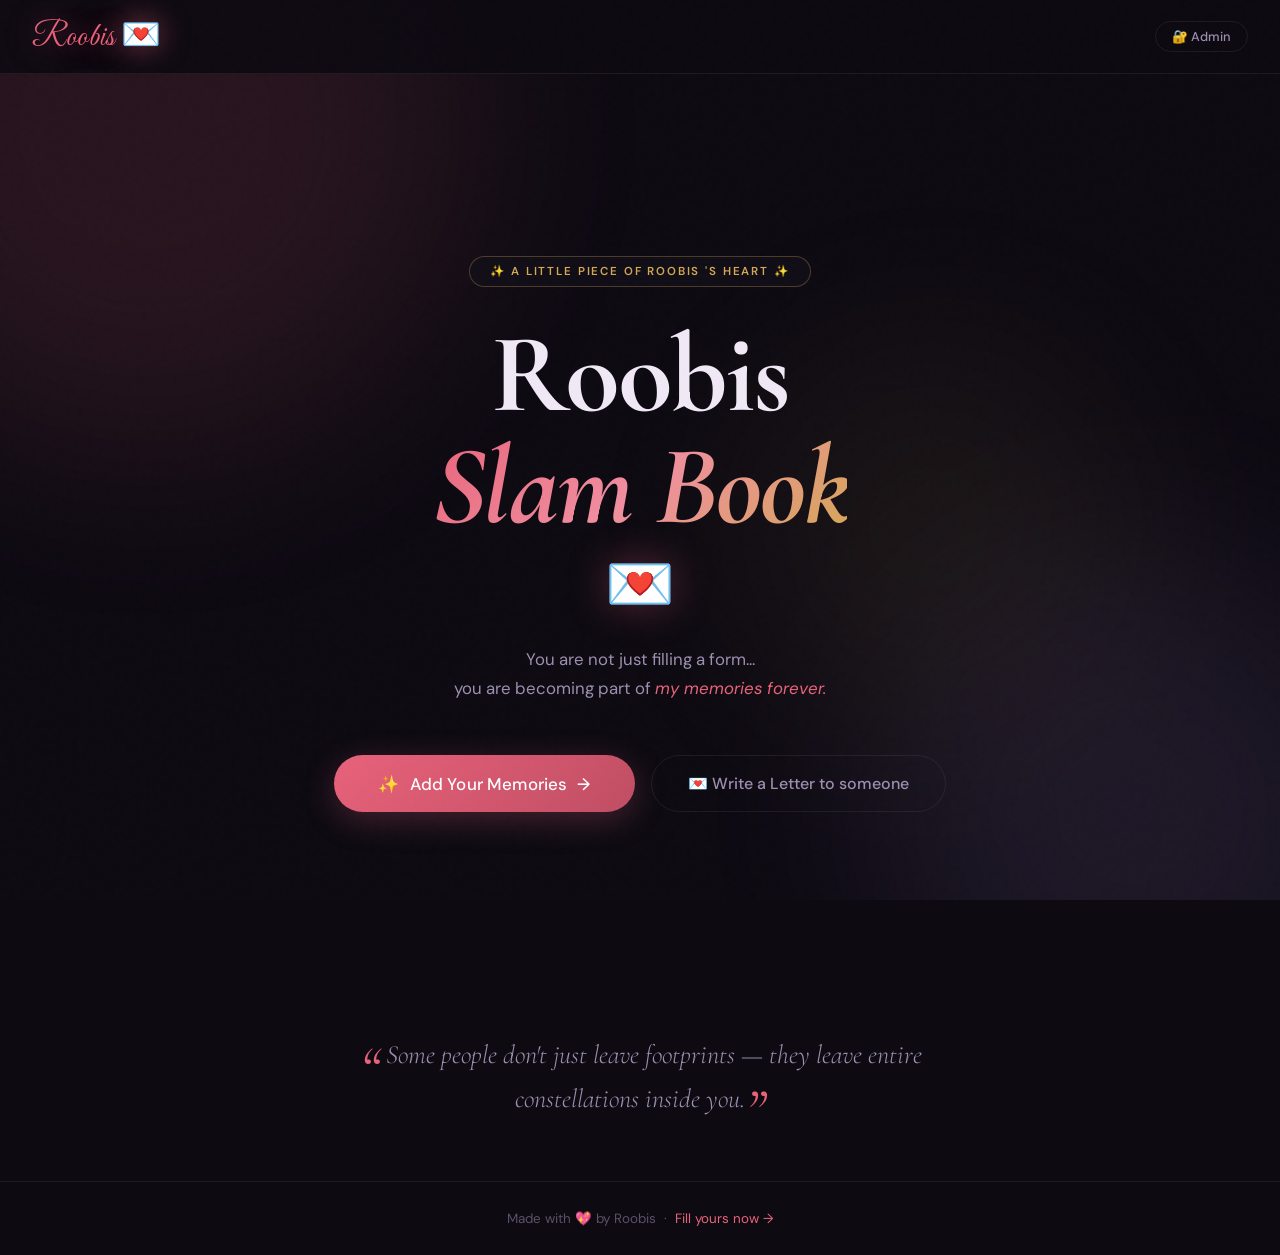
<file: index.html>
<!DOCTYPE html>
<html lang="en">
<head>
  <meta charset="UTF-8"/>
  <meta name="viewport" content="width=device-width, initial-scale=1.0, viewport-fit=cover"/>
  <title>Roobis Slam Book  💌</title>
  <style>
    /* ===== DARK VELVET THEME (from first style) ===== */
    @import url('https://fonts.googleapis.com/css2?family=Cormorant+Garamond:ital,wght@0,300;0,400;0,600;0,700;1,300;1,400&family=DM+Sans:wght@300;400;500;600&family=Great+Vibes&display=swap');

    :root {
      --bg-deep:      #0d0a12;
      --bg-surface:   #13101a;
      --bg-card:      #1a1525;
      --bg-elevated:  #211c30;
      --bg-input:     #17121f;

      --rose:         #e8627a;
      --rose-dim:     #c04d63;
      --rose-glow:    rgba(232, 98, 122, 0.18);
      --rose-subtle:  rgba(232, 98, 122, 0.08);
      --gold:         #d4a853;
      --gold-dim:     #a07838;
      --gold-glow:    rgba(212, 168, 83, 0.15);
      --lilac:        #9b7fc4;
      --mint:         #4ecdc4;

      --text-primary:   #f0e8f5;
      --text-secondary: #9d8fb0;
      --text-muted:     #5a5068;
      --text-ghost:     #3a3348;

      --border:         rgba(255, 255, 255, 0.07);
      --border-rose:    rgba(232, 98, 122, 0.3);
      --border-active:  rgba(232, 98, 122, 0.6);

      --shadow-card:  0 8px 40px rgba(0,0,0,0.5);
      --shadow-hover: 0 20px 60px rgba(0,0,0,0.7), 0 0 0 1px var(--border-rose);
      --shadow-rose:  0 8px 32px rgba(232,98,122,0.25);
      --shadow-inset: inset 0 1px 0 rgba(255,255,255,0.05);
      --shadow-gold:  0 8px 28px rgba(212,168,83,0.2);

      --radius-sm: 10px;
      --radius:    18px;
      --radius-lg: 26px;
      --transition: all 0.3s cubic-bezier(0.4, 0, 0.2, 1);

      --font-display: 'Cormorant Garamond', Georgia, serif;
      --font-body:    'DM Sans', sans-serif;
      --font-script:  'Great Vibes', cursive;

      /* additional for glass elements */
      --glass-bg: rgba(19, 16, 26, 0.75);
    }

    * {
      margin: 0;
      padding: 0;
      box-sizing: border-box;
    }

    body {
      font-family: var(--font-body);
      background-color: var(--bg-deep);
      color: var(--text-primary);
      min-height: 100vh;
      overflow-x: hidden;
      -webkit-font-smoothing: antialiased;
      position: relative;
    }

    /* grain texture overlay */
    body::after {
      content: '';
      position: fixed; inset: 0;
      background-image: url("data:image/svg+xml,%3Csvg viewBox='0 0 200 200' xmlns='http://www.w3.org/2000/svg'%3E%3Cfilter id='n'%3E%3CfeTurbulence type='fractalNoise' baseFrequency='0.85' numOctaves='4' stitchTiles='stitch'/%3E%3C/filter%3E%3Crect width='100%25' height='100%25' filter='url(%23n)' opacity='0.04'/%3E%3C/svg%3E");
      pointer-events: none; z-index: 9999; opacity: 0.4;
    }

    /* ambient blobs (velvet) */
    .ambient-blobs {
      position: fixed; inset: 0; pointer-events: none; z-index: 0;
      overflow: hidden;
    }
    .ab {
      position: absolute; border-radius: 50%;
      filter: blur(100px); opacity: 0.12;
      animation: drift 24s ease-in-out infinite;
    }
    .ab-1 { width: 650px; height: 650px; background: var(--rose); top: -200px; left: -180px; }
    .ab-2 { width: 500px; height: 500px; background: var(--lilac); bottom: -160px; right: -100px; animation-delay: -9s; }
    .ab-3 { width: 380px; height: 380px; background: var(--gold); top: 38%; left: 58%; animation-delay: -18s; opacity: 0.07; }

    @keyframes drift {
      0%,100% { transform: translate(0,0) scale(1); }
      33%      { transform: translate(45px,-55px) scale(1.08); }
      66%      { transform: translate(-35px,40px) scale(0.94); }
    }

    /* floating hearts (from second style) */
    .floating-hearts {
      position: fixed;
      inset: 0;
      pointer-events: none;
      overflow: hidden;
      z-index: 1;
    }
    .heart {
      position: absolute;
      font-size: 1.2rem;
      animation: floatHeart linear infinite;
      opacity: 0;
    }
    @keyframes floatHeart {
      0% { transform: translateY(100vh) rotate(0deg); opacity: 0; }
      10% { opacity: 0.6; }
      90% { opacity: 0.3; }
      100% { transform: translateY(-10vh) rotate(360deg); opacity: 0; }
    }

    /* navbar (dark glass) */
    .navbar {
      position: sticky; top: 0; z-index: 200;
      display: flex; align-items: center; justify-content: space-between;
      padding: 15px 32px;
      background: rgba(13,10,18,0.88);
      backdrop-filter: blur(28px);
      border-bottom: 1px solid var(--border);
    }
    .nav-brand {
      font-family: var(--font-script);
      font-size: 2rem;
      color: var(--rose);
      text-decoration: none;
      letter-spacing: 0.02em;
      text-shadow: 0 0 28px rgba(232,98,122,0.5);
    }
    .nav-actions {
      display: flex;
      gap: 12px;
      align-items: center;
    }
    .dark-toggle {
      background: var(--bg-elevated);
      border: 1px solid var(--border-rose);
      border-radius: 50px;
      padding: 8px 18px;
      cursor: pointer;
      font-size: 0.85rem;
      font-weight: 500;
      color: var(--text-secondary);
      transition: var(--transition);
      font-family: var(--font-body);
    }
    .dark-toggle:hover {
      border-color: var(--rose);
      color: var(--rose);
      background: var(--rose-subtle);
    }
    .btn {
      display: inline-flex;
      align-items: center;
      gap: 8px;
      padding: 8px 22px;
      border-radius: 50px;
      border: none;
      cursor: pointer;
      font-family: var(--font-body);
      font-weight: 500;
      transition: var(--transition);
      text-decoration: none;
      font-size: 0.85rem;
    }
    .btn-secondary {
      background: transparent;
      color: var(--text-secondary);
      border: 1px solid var(--border);
    }
    .btn-secondary:hover {
      border-color: var(--border-rose);
      color: var(--rose);
      background: var(--rose-subtle);
    }
    .btn-sm {
      padding: 6px 16px;
      font-size: 0.8rem;
    }

    /* Hero section (inspired by second example but dark velvet) */
    .hero {
      min-height: 100vh;
      display: flex;
      flex-direction: column;
      align-items: center;
      justify-content: center;
      text-align: center;
      padding: 80px 24px 60px;
      position: relative;
      z-index: 2;
    }
    .hero-badge {
      display: inline-flex;
      align-items: center;
      gap: 8px;
      background: rgba(19,16,26,0.7);
      backdrop-filter: blur(12px);
      border: 1px solid rgba(212,168,83,0.3);
      border-radius: 50px;
      padding: 7px 20px;
      font-size: 0.72rem;
      font-weight: 600;
      letter-spacing: 0.16em;
      text-transform: uppercase;
      color: var(--gold);
      margin-bottom: 32px;
      animation: fadeUp 0.55s ease 0.1s both;
    }
    .hero-title {
      font-family: var(--font-display);
      font-size: clamp(3rem, 9vw, 7rem);
      font-weight: 800;
      line-height: 1.0;
      color: var(--text-primary);
      letter-spacing: -0.02em;
      animation: fadeUp 0.6s ease 0.2s both;
    }
    .hero-title span {
      font-style: italic;
      background: linear-gradient(135deg, var(--rose) 0%, #f08fa0 50%, var(--gold) 100%);
      -webkit-background-clip: text;
      -webkit-text-fill-color: transparent;
      background-clip: text;
    }
    .hero-script {
      font-family: var(--font-script);
      font-size: clamp(2rem, 5vw, 3.5rem);
      color: var(--rose);
      opacity: 0.85;
      margin: 8px 0 20px;
      text-shadow: 0 0 40px rgba(232,98,122,0.35);
      animation: fadeUp 0.6s ease 0.3s both;
    }
    .hero-subtitle {
      max-width: 560px;
      font-size: 1.05rem;
      color: var(--text-secondary);
      line-height: 1.75;
      margin: 0 auto 52px;
      animation: fadeUp 0.6s ease 0.4s both;
    }
    .hero-subtitle em {
      color: var(--rose);
      font-style: italic;
    }
    .hero-actions {
      display: flex;
      gap: 16px;
      flex-wrap: wrap;
      justify-content: center;
      animation: fadeUp 0.6s ease 0.5s both;
    }
    .hero-btn-main {
      background: linear-gradient(135deg, var(--rose), var(--rose-dim));
      color: #fff;
      font-size: 1.06rem;
      padding: 17px 44px;
      border-radius: 50px;
      border: none;
      cursor: pointer;
      font-family: var(--font-body);
      font-weight: 500;
      text-decoration: none;
      display: inline-flex;
      align-items: center;
      gap: 10px;
      box-shadow: var(--shadow-rose);
      transition: var(--transition);
      letter-spacing: 0.01em;
    }
    .hero-btn-main:hover {
      transform: translateY(-4px) scale(1.02);
      box-shadow: 0 18px 50px rgba(232,98,122,0.45);
    }
    .hero-btn-main .btn-sparkle {
      animation: sparkle 1.5s ease-in-out infinite;
      display: inline-block;
    }
    @keyframes sparkle {
      0%, 100% { transform: rotate(0deg) scale(1); }
      50% { transform: rotate(15deg) scale(1.2); }
    }

    /* Features Grid (dark cards) */
    .features {
      padding: 80px 24px 100px;
      position: relative;
      z-index: 2;
    }
    .features-grid {
      display: grid;
      grid-template-columns: repeat(auto-fit, minmax(240px, 1fr));
      gap: 24px;
      max-width: 1100px;
      margin: 0 auto;
    }
    .feature-card {
      background: var(--bg-card);
      border: 1px solid var(--border);
      border-radius: var(--radius);
      padding: 32px 28px;
      text-align: center;
      box-shadow: var(--shadow-card);
      transition: var(--transition);
    }
    .feature-card:hover {
      border-color: var(--border-rose);
      transform: translateY(-6px);
      box-shadow: var(--shadow-hover);
    }
    .feature-icon { font-size: 2.8rem; margin-bottom: 16px; }
    .feature-title {
      font-family: var(--font-display);
      font-size: 1.2rem;
      font-weight: 600;
      color: var(--text-primary);
      margin-bottom: 8px;
    }
    .feature-desc {
      font-size: 0.87rem;
      color: var(--text-muted);
      line-height: 1.6;
    }

    /* Quote ribbon (dark) */
    .quote-ribbon {
      text-align: center;
      padding: 60px 24px;
      position: relative;
      z-index: 2;
    }
    .quote-text {
      font-family: var(--font-display);
      font-style: italic;
      font-size: clamp(1.2rem, 3vw, 1.65rem);
      font-weight: 300;
      color: var(--text-secondary);
      max-width: 580px;
      margin: 0 auto;
      line-height: 1.65;
    }
    .quote-text::before { content: '\201C'; color: var(--rose); font-size: 4rem; line-height: 0; vertical-align: -0.4em; }
    .quote-text::after  { content: '\201D'; color: var(--rose); font-size: 4rem; line-height: 0; vertical-align: -0.4em; }

    /* Footer */
    footer {
      border-top: 1px solid var(--border);
      padding: 28px 24px;
      text-align: center;
      color: var(--text-muted);
      font-size: 0.84rem;
      position: relative;
      z-index: 2;
    }
    footer a {
      color: var(--rose);
      text-decoration: none;
    }
    footer a:hover {
      text-decoration: underline;
    }

    /* utilities */
    .fade-in {
      opacity: 0;
      transform: translateY(24px);
      animation: fadeUp 0.65s ease forwards;
    }
    @keyframes fadeUp {
      to { opacity: 1; transform: translateY(0); }
    }

    /* responsiveness */
    @media (max-width: 640px) {
      .navbar { padding: 13px 18px; }
      .feature-card { padding: 24px 20px; }
      .hero-btn-main { padding: 14px 32px; font-size: 0.95rem; }
    }

    /* Additional dark theme consistency (always dark - no toggle needed but we keep toggle for fun) */
    /* All elements already deep dark */
    .btn-ghost-alt {
      background: transparent;
      border: 1px solid var(--border);
      color: var(--text-secondary);
    }
  </style>
</head>
<body>
  <!-- Ambient blobs (velvet) -->
  <div class="ambient-blobs">
    <div class="ab ab-1"></div>
    <div class="ab ab-2"></div>
    <div class="ab ab-3"></div>
  </div>

  <!-- Floating hearts container -->
  <div class="floating-hearts" id="heartsContainer"></div>

  <!-- Navbar with dark toggle (visual only, but maintains dark theme) -->
  <nav class="navbar">
    <a href="index.html" class="nav-brand">Roobis 💌</a>
    <div class="nav-actions">
      
      <a href="admin-login.html" class="btn btn-secondary btn-sm" id="adminMockBtn">🔐 Admin</a>
    </div>
  </nav>

  <!-- Hero section -->
  <section class="hero">
    <div class="hero-badge">✨ A little piece of Roobis   's heart ✨</div>
    <h1 class="hero-title">Roobis<br/><span>Slam Book</span></h1>
    <div class="hero-script">💌</div>
    <p class="hero-subtitle">
      You are not just filling a form...<br/>
      you are becoming part of
      <em>my memories forever.</em>
    </p>
    <div class="hero-actions">
      <a href="form.html" class="hero-btn-main" id="btnAddMemories">
        <span class="btn-sparkle">✨</span> Add Your Memories <span>→</span>
      </a>
      <a href="letter.html" class="btn btn-secondary" style="font-size:1rem;padding:17px 36px;" id="btnLetterMock">
        💌 Write a Letter to someone
      </a>
    </div>
  </section>



  <!-- Quote Ribbon -->
  <div class="quote-ribbon">
    <p class="quote-text"> Some people don't just leave footprints — they leave entire constellations inside you.</p>
  </div>

  <footer>
    Made with 💖 by  Roobis &nbsp;·&nbsp;
    <a href="form.html" id="footerFormLink">Fill yours now →</a>
  </footer>

  <!-- Minimal interactive popup (toast/alert style for demo) -->
  <div id="toastMsg" style="position: fixed; bottom: 30px; left: 50%; transform: translateX(-50%) translateY(20px); background: var(--bg-elevated); backdrop-filter: blur(16px); border: 1px solid var(--border-rose); padding: 12px 28px; border-radius: 50px; color: var(--text-primary); font-size: 0.9rem; z-index: 9999; opacity: 0; transition: all 0.3s cubic-bezier(0.34,1.56,0.64,1); pointer-events: none; white-space: nowrap; font-weight: 500;"></div>

  <script>
    // Floating hearts generator (inspired by second style)
    const heartsContainer = document.getElementById('heartsContainer');
    const heartEmojis = ['🌸' ];
    function spawnHeart() {
      const heart = document.createElement('div');
      heart.className = 'heart';
      heart.textContent = heartEmojis[Math.floor(Math.random() * heartEmojis.length)];
      heart.style.left = Math.random() * 100 + 'vw';
      heart.style.fontSize = (0.8 + Math.random() * 1.4) + 'rem';
      const duration = 8 + Math.random() * 8;
      heart.style.animationDuration = duration + 's';
      heart.style.animationDelay = Math.random() * 3 + 's';
      heartsContainer.appendChild(heart);
      setTimeout(() => heart.remove(), (duration + 3) * 1000);
    }
    setInterval(spawnHeart, 1300);
    for (let i = 0; i < 6; i++) setTimeout(spawnHeart, i * 300);

    // Toast utility
    function showToast(message, isError = false) {
      const toast = document.getElementById('toastMsg');
      toast.textContent = message;
      toast.style.background = isError ? '#2a0d15' : 'var(--bg-elevated)';
      toast.style.borderColor = isError ? 'rgba(232,98,122,0.7)' : 'var(--border-rose)';
      toast.style.opacity = '1';
      toast.style.transform = 'translateX(-50%) translateY(0)';
      setTimeout(() => {
        toast.style.opacity = '0';
        toast.style.transform = 'translateX(-50%) translateY(20px)';
      }, 2600);
    }

    
    
    // Additional floating sparkle effect for hero button (optional)
    const btnSparkle = document.querySelector('.btn-sparkle');
    if (btnSparkle) {
      setInterval(() => {
        btnSparkle.style.transform = 'rotate(10deg) scale(1.1)';
        setTimeout(() => {
          if(btnSparkle) btnSparkle.style.transform = '';
        }, 300);
      }, 2000);
    }

  
  </script>
</body>
</html>
</file>
